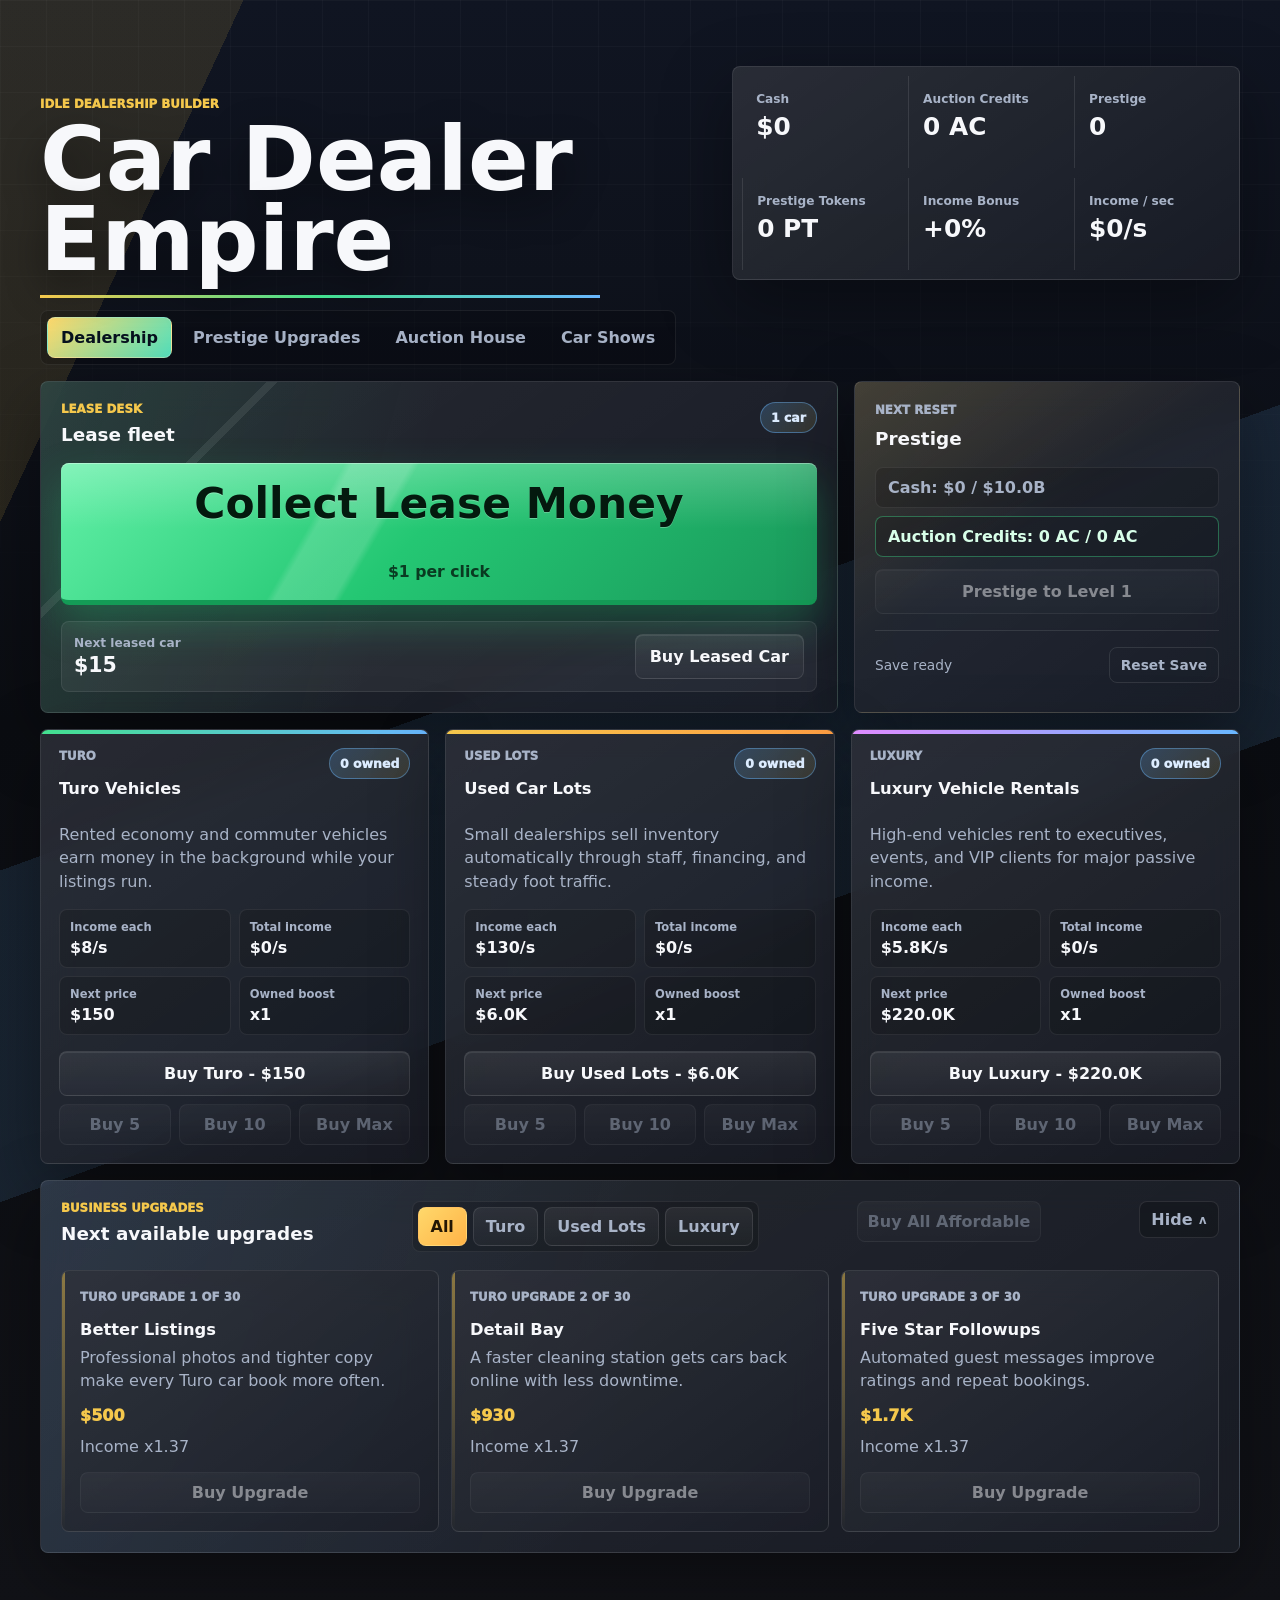
<file: build-a-complete-web-browser-idle/index.html>
<!DOCTYPE html>
<html lang="en">
<head>
  <meta charset="UTF-8">
  <meta name="viewport" content="width=device-width, initial-scale=1.0">
  <title>Car Dealer Empire</title>
  <link rel="stylesheet" href="styles.css">
</head>
<body>
  <main class="app">
    <section class="hero">
      <div>
        <p class="eyebrow">Idle dealership builder</p>
        <h1>Car Dealer Empire</h1>
      </div>
      <div class="hero-stats">
        <div>
          <span>Cash</span>
          <strong id="cash">$0</strong>
        </div>
        <div>
          <span>Auction Credits</span>
          <strong id="auctionCredits">0 AC</strong>
        </div>
        <div>
          <span>Prestige</span>
          <strong id="prestigeLevel">0</strong>
        </div>
        <div>
          <span>Prestige Tokens</span>
          <strong id="prestigeTokens">0 PT</strong>
        </div>
        <div>
          <span>Income Bonus</span>
          <strong id="prestigeBonus">+0%</strong>
        </div>
        <div>
          <span>Income / sec</span>
          <strong id="incomePerSecond">$0/s</strong>
        </div>
      </div>
    </section>

    <section id="offlineNotice" class="notice hidden"></section>

    <nav class="screen-nav" aria-label="Game screens">
      <button class="screen-button active" data-screen="main" type="button">Dealership</button>
      <button class="screen-button" data-screen="prestige" type="button">Prestige Upgrades</button>
      <button class="screen-button" data-screen="auction" type="button">Auction House</button>
      <button class="screen-button" data-screen="carShow" type="button">Car Shows</button>
    </nav>

    <section id="mainScreen" class="game-screen active">
      <section class="dashboard">
        <article class="panel clicker-panel">
          <div class="panel-heading">
            <div>
              <p class="eyebrow">Lease desk</p>
              <h2>Lease fleet</h2>
            </div>
            <span id="carsOwned" class="pill">1 car</span>
          </div>
          <button id="collectButton" class="collect-button" type="button">
            <span>Collect Lease Money</span>
            <small id="clickValue">$1 per click</small>
          </button>
          <div class="action-row">
            <div>
              <span class="label">Next leased car</span>
              <strong id="leasedCarPrice">$15</strong>
            </div>
            <button id="buyLeasedCar" type="button">Buy Leased Car</button>
          </div>
        </article>

        <article class="panel prestige-panel">
          <div class="panel-heading">
            <div>
              <p class="eyebrow">Next reset</p>
              <h2>Prestige</h2>
            </div>
          </div>
          <div class="requirement-list" id="prestigeRequirements"></div>
          <button id="prestigeButton" class="prestige-button" type="button" disabled>Prestige at $10.0B</button>
          <div class="save-row">
            <span id="saveStatus">Save ready</span>
            <button id="resetSave" class="ghost-button" type="button">Reset Save</button>
          </div>
        </article>
      </section>

      <section class="business-grid" id="businessGrid" aria-label="Passive income businesses"></section>

      <section class="panel upgrades-panel">
        <div class="panel-heading">
          <div>
            <p class="eyebrow">Business upgrades</p>
            <h2>Next available upgrades</h2>
          </div>
          <div class="tabs" role="tablist" aria-label="Upgrade filters">
            <button class="tab active" data-tab="all" type="button">All</button>
            <button class="tab" data-tab="turo" type="button">Turo</button>
            <button class="tab" data-tab="lots" type="button">Used Lots</button>
            <button class="tab" data-tab="luxury" type="button">Luxury</button>
            <button class="tab" data-tab="newDealerships" type="button">New Cars</button>
            <button class="tab" data-tab="manufacturerDealerships" type="button">Manufacturer</button>
          </div>
          <button id="buyAllPassiveUpgrades" type="button">Buy All Affordable</button>
          <button id="passiveUpgradesToggle" class="dropdown-toggle" type="button" aria-expanded="true" aria-controls="passiveUpgradesBody">Hide</button>
        </div>
        <div id="passiveUpgradesBody" class="dropdown-body">
          <div id="upgradeGrid" class="upgrade-grid"></div>
        </div>
      </section>
    </section>

    <section id="prestigeScreen" class="game-screen panel prestige-upgrades-panel">
      <div class="panel-heading">
        <div>
          <p class="eyebrow">Permanent progression</p>
          <h2>Prestige upgrades</h2>
        </div>
        <div class="dropdown-actions">
          <span class="pill" id="prestigeTokenPill">0 PT</span>
          <button class="screen-button compact" data-screen="main" type="button">Back</button>
        </div>
      </div>
      <p id="prestigeDescription" class="screen-intro">Permanent upgrades spend Prestige Tokens and stay active through every reset.</p>
      <div id="prestigeUpgradesBody" class="dropdown-body">
        <div id="prestigeUpgradeGrid" class="prestige-upgrade-grid"></div>
      </div>
    </section>

    <section class="game-screen panel auction-panel" id="auctionScreen">
      <div class="panel-heading">
        <div>
          <p class="eyebrow">Prestige 1 operation</p>
          <h2>Auction House</h2>
        </div>
        <div class="dropdown-actions">
          <span class="pill" id="auctionUnlockState">Locked</span>
          <button class="screen-button compact" data-screen="main" type="button">Back</button>
        </div>
      </div>

      <div id="auctionLocked" class="locked-message">
        Own 20 New Car Dealerships to unlock vehicle auctions, parking spaces, appraisals, and flips.
      </div>

      <div id="auctionContent" class="auction-content hidden">
        <div class="auction-toolbar">
          <div class="metric">
            <span>Auction Credits</span>
            <strong id="auctionCreditsPanel">0 AC</strong>
          </div>
          <div class="metric">
            <span>Parking</span>
            <strong id="parkingStatus">0 / 1 used</strong>
          </div>
          <button id="convertCashToCredits" type="button">Convert $1.0T to 1 AC</button>
          <button id="convertCreditsToCash" type="button">Convert 1 AC to $750.0B</button>
          <button id="buyParking" type="button">Buy Parking</button>
        </div>

        <div class="auction-tabs" role="tablist" aria-label="Auction views">
          <button class="auction-tab active" data-auction-tab="auction" type="button">Active Auction</button>
          <button class="auction-tab" data-auction-tab="vehicles" type="button">Owned Vehicles</button>
        </div>

        <div id="activeAuctionView" class="auction-view"></div>
        <div id="ownedVehiclesView" class="auction-view hidden"></div>
      </div>
    </section>

    <section class="game-screen panel car-show-panel" id="carShowScreen">
      <div class="panel-heading">
        <div>
          <p class="eyebrow">Prestige 2 feature</p>
          <h2>Car Shows</h2>
        </div>
        <div class="dropdown-actions">
          <span class="pill" id="carShowUnlockState">Locked</span>
          <button class="screen-button compact" data-screen="main" type="button">Back</button>
        </div>
      </div>
      <div id="carShowLocked" class="locked-message">Reach Prestige 2 and build enough cash to unlock high-end show competitions.</div>
      <div id="carShowContent" class="car-show-content hidden">
        <div class="car-show-summary">
          <div class="metric"><span>Entry fee</span><strong>$5.0T</strong></div>
          <div class="metric"><span>1st place</span><strong>$25.0T</strong></div>
          <div class="metric"><span>2nd place</span><strong>$10.0T</strong></div>
          <div class="metric"><span>3rd place</span><strong>$5.0T</strong></div>
        </div>
        <div id="carShowGarage"></div>
        <div id="carShowEntries"></div>
      </div>
    </section>
  </main>

  <script src="script.js"></script>
</body>
</html>
</file>
<file: build-a-complete-web-browser-idle/styles.css>
:root {
  --bg: #0b0d12;
  --surface: rgba(20, 24, 34, 0.82);
  --surface-strong: rgba(28, 34, 48, 0.94);
  --surface-soft: rgba(255, 255, 255, 0.055);
  --line: rgba(255, 255, 255, 0.1);
  --line-strong: rgba(255, 255, 255, 0.18);
  --text: #f7f8fb;
  --muted: #a8b3c7;
  --green: #43e08f;
  --green-dark: #149b56;
  --gold: #f5c84c;
  --amber: #ff9f43;
  --red: #ff6464;
  --blue: #69b7ff;
  --ink: #07111f;
  --shadow: 0 24px 70px rgba(0, 0, 0, 0.35);
}

* {
  box-sizing: border-box;
}

html {
  min-height: 100%;
}

body {
  margin: 0;
  min-height: 100vh;
  background:
    linear-gradient(115deg, rgba(245, 200, 76, 0.12) 0 12%, transparent 12% 100%),
    linear-gradient(160deg, transparent 0 42%, rgba(105, 183, 255, 0.12) 42% 58%, transparent 58% 100%),
    linear-gradient(180deg, #101522 0%, #0b0d12 45%, #111217 100%);
  color: var(--text);
  font-family: Inter, ui-sans-serif, system-ui, -apple-system, BlinkMacSystemFont, "Segoe UI", sans-serif;
  overflow-x: hidden;
}

body::before {
  background-image:
    linear-gradient(rgba(255, 255, 255, 0.04) 1px, transparent 1px),
    linear-gradient(90deg, rgba(255, 255, 255, 0.035) 1px, transparent 1px);
  background-size: 46px 46px;
  content: "";
  inset: 0;
  mask-image: linear-gradient(to bottom, rgba(0, 0, 0, 0.76), transparent 78%);
  pointer-events: none;
  position: fixed;
  z-index: -1;
}

button {
  border: 0;
  border-radius: 8px;
  color: var(--text);
  cursor: pointer;
  font: inherit;
  font-weight: 850;
  letter-spacing: 0;
  transition: transform 160ms ease, background 160ms ease, opacity 160ms ease, border-color 160ms ease, box-shadow 160ms ease;
}

button:hover:not(:disabled) {
  transform: translateY(-2px);
}

.auction-panel button:hover:not(:disabled) {
  transform: none;
}

button:active:not(:disabled) {
  transform: translateY(1px) scale(0.99);
}

button:disabled {
  cursor: not-allowed;
  opacity: 0.48;
}

.app {
  margin: 0 auto;
  padding: 24px 0 54px;
  width: min(1200px, calc(100% - 28px));
}

.hero {
  align-items: end;
  display: grid;
  gap: 24px;
  grid-template-columns: minmax(0, 1fr) minmax(420px, 0.76fr);
  min-height: 230px;
  padding: 42px 0 30px;
  position: relative;
}

.hero::after {
  background: linear-gradient(90deg, var(--gold), var(--green), var(--blue));
  bottom: 12px;
  content: "";
  height: 3px;
  left: 0;
  position: absolute;
  width: min(560px, 72vw);
}

.eyebrow {
  color: var(--gold);
  font-size: 0.74rem;
  font-weight: 950;
  letter-spacing: 0;
  margin: 0 0 8px;
  text-transform: uppercase;
}

h1,
h2,
h3,
p {
  margin-top: 0;
}

h1 {
  font-size: clamp(2.8rem, 7vw, 6.2rem);
  line-height: 0.9;
  margin-bottom: 0;
  max-width: 680px;
  text-shadow: 0 16px 42px rgba(0, 0, 0, 0.48);
}

h2 {
  font-size: 1.15rem;
  margin-bottom: 0;
}

h3 {
  font-size: 1.02rem;
  margin-bottom: 7px;
}

.hero-stats {
  display: grid;
  gap: 10px;
  grid-template-columns: repeat(3, minmax(0, 1fr));
  padding: 10px;
  position: relative;
}

.hero-stats::before,
.panel,
.business-card,
.upgrade-card {
  backdrop-filter: blur(18px);
  background:
    linear-gradient(145deg, rgba(255, 255, 255, 0.095), rgba(255, 255, 255, 0.025)),
    var(--surface);
  border: 1px solid var(--line);
  box-shadow: var(--shadow);
}

.hero-stats::before {
  border-radius: 8px;
  content: "";
  inset: 0;
  position: absolute;
}

.hero-stats div {
  border-left: 1px solid rgba(255, 255, 255, 0.1);
  min-height: 92px;
  padding: 16px 14px;
  position: relative;
}

.hero-stats div:first-child {
  border-left: 0;
}

.hero-stats span,
.label {
  color: var(--muted);
  display: block;
  font-size: 0.76rem;
  font-weight: 850;
}

.hero-stats strong {
  display: block;
  font-size: clamp(1.12rem, 2vw, 1.55rem);
  margin-top: 6px;
  overflow-wrap: anywhere;
}

.notice {
  background: linear-gradient(90deg, rgba(67, 224, 143, 0.16), rgba(105, 183, 255, 0.1));
  border: 1px solid rgba(67, 224, 143, 0.38);
  border-radius: 8px;
  color: #dcffe9;
  font-weight: 850;
  margin-bottom: 16px;
  padding: 13px 16px;
}

.hidden {
  display: none;
}

.screen-nav {
  background: rgba(0, 0, 0, 0.18);
  border: 1px solid rgba(255, 255, 255, 0.075);
  border-radius: 8px;
  display: flex;
  flex-wrap: wrap;
  gap: 7px;
  margin-bottom: 16px;
  padding: 6px;
  width: fit-content;
}

.screen-button {
  background: transparent;
  border: 1px solid transparent;
  color: var(--muted);
  padding: 10px 13px;
}

.screen-button.active {
  background: linear-gradient(135deg, #ffd86b, #54e1bd);
  border-color: rgba(255, 255, 255, 0.24);
  color: var(--ink);
}

.screen-button.compact {
  background: rgba(0, 0, 0, 0.2);
  border-color: var(--line);
  color: var(--muted);
  padding: 8px 11px;
}

.screen-button.compact.active {
  color: var(--ink);
}

.game-screen {
  display: none;
}

.game-screen.active {
  display: block;
}

.dashboard {
  display: grid;
  gap: 16px;
  grid-template-columns: minmax(0, 1.55fr) minmax(300px, 0.75fr);
}

.panel {
  border-radius: 8px;
  padding: 20px;
  position: relative;
}

.clicker-panel {
  background:
    linear-gradient(105deg, rgba(67, 224, 143, 0.12), transparent 46%),
    linear-gradient(145deg, rgba(255, 255, 255, 0.085), rgba(255, 255, 255, 0.025)),
    var(--surface);
  overflow: hidden;
}

.clicker-panel::after {
  background: linear-gradient(135deg, transparent 0 20%, rgba(255, 255, 255, 0.08) 20% 21%, transparent 21% 100%);
  content: "";
  inset: 0;
  pointer-events: none;
  position: absolute;
}

.panel-heading {
  align-items: start;
  display: flex;
  gap: 16px;
  justify-content: space-between;
  margin-bottom: 18px;
  position: relative;
  z-index: 1;
}

.pill {
  background: linear-gradient(135deg, rgba(105, 183, 255, 0.22), rgba(245, 200, 76, 0.12));
  border: 1px solid rgba(105, 183, 255, 0.42);
  border-radius: 999px;
  color: #dcecff;
  font-size: 0.78rem;
  font-weight: 950;
  padding: 7px 10px;
  white-space: nowrap;
}

.collect-button {
  background:
    linear-gradient(180deg, rgba(255, 255, 255, 0.22), transparent 48%),
    linear-gradient(135deg, #62f0a7, #24c773 48%, #1a985b);
  border-bottom: 5px solid var(--green-dark);
  box-shadow: 0 18px 42px rgba(36, 199, 115, 0.31), inset 0 1px 0 rgba(255, 255, 255, 0.35);
  display: grid;
  min-height: 142px;
  overflow: hidden;
  place-items: center;
  position: relative;
  text-align: center;
  width: 100%;
  z-index: 1;
}

.collect-button::before {
  background: linear-gradient(120deg, transparent 0 34%, rgba(255, 255, 255, 0.22) 35% 42%, transparent 43% 100%);
  content: "";
  inset: 0;
  opacity: 0.68;
  position: absolute;
}

.collect-button span,
.collect-button small {
  position: relative;
}

.collect-button span {
  color: #04190e;
  font-size: clamp(1.45rem, 4vw, 2.65rem);
  line-height: 1.02;
  text-shadow: 0 1px 0 rgba(255, 255, 255, 0.28);
}

.collect-button small {
  color: rgba(4, 25, 14, 0.8);
  font-size: 0.98rem;
}

.action-row,
.save-row {
  align-items: center;
  display: flex;
  gap: 14px;
  justify-content: space-between;
  margin-top: 16px;
  position: relative;
  z-index: 1;
}

.action-row {
  background: rgba(255, 255, 255, 0.055);
  border: 1px solid rgba(255, 255, 255, 0.08);
  border-radius: 8px;
  padding: 12px;
}

.action-row strong {
  display: block;
  font-size: 1.28rem;
  margin-top: 3px;
}

.action-row button,
.buy-business,
.prestige-button,
.tab {
  background: linear-gradient(180deg, rgba(255, 255, 255, 0.075), rgba(255, 255, 255, 0.03));
  border: 1px solid var(--line);
  box-shadow: inset 0 1px 0 rgba(255, 255, 255, 0.08);
  padding: 12px 14px;
}

.action-row button.affordable,
.buy-business.affordable,
.upgrade-card.affordable .buy-upgrade {
  background: linear-gradient(135deg, #7bc4ff, #54e1bd);
  border-color: rgba(255, 255, 255, 0.34);
  box-shadow: 0 12px 28px rgba(84, 225, 189, 0.18);
  color: var(--ink);
}

.prestige-panel {
  background:
    linear-gradient(145deg, rgba(245, 200, 76, 0.14), transparent 44%),
    linear-gradient(145deg, rgba(255, 255, 255, 0.085), rgba(255, 255, 255, 0.025)),
    var(--surface);
}

.prestige-panel p {
  color: var(--muted);
  line-height: 1.5;
}

.prestige-button {
  width: 100%;
}

.prestige-button.ready {
  background: linear-gradient(135deg, #ffd86b, #ffae42);
  box-shadow: 0 14px 30px rgba(255, 174, 66, 0.22);
  color: #261704;
}

.save-row {
  border-top: 1px solid var(--line);
  color: var(--muted);
  font-size: 0.86rem;
  padding-top: 16px;
}

.ghost-button {
  background: transparent;
  border: 1px solid var(--line);
  color: var(--muted);
  padding: 9px 11px;
}

.ghost-button:hover {
  border-color: var(--line-strong);
  color: var(--text);
}

.business-grid {
  display: grid;
  gap: 16px;
  grid-template-columns: repeat(3, minmax(0, 1fr));
  margin: 16px 0;
}

.business-card,
.upgrade-card {
  border-radius: 8px;
  padding: 18px;
  position: relative;
}

.business-card {
  overflow: hidden;
}

.business-card::before {
  content: "";
  height: 4px;
  left: 0;
  position: absolute;
  right: 0;
  top: 0;
}

.business-card:nth-child(1)::before {
  background: linear-gradient(90deg, var(--green), var(--blue));
}

.business-card:nth-child(2)::before {
  background: linear-gradient(90deg, var(--gold), var(--amber));
}

.business-card:nth-child(3)::before {
  background: linear-gradient(90deg, #df8cff, var(--blue));
}

.business-card:nth-child(4)::before {
  background: linear-gradient(90deg, #ff7b7b, var(--gold));
}

.business-card p,
.upgrade-card p {
  color: var(--muted);
  line-height: 1.45;
  margin-bottom: 14px;
}

.metric-grid {
  display: grid;
  gap: 8px;
  grid-template-columns: repeat(2, 1fr);
  margin: 16px 0;
}

.metric {
  background: rgba(0, 0, 0, 0.16);
  border: 1px solid rgba(255, 255, 255, 0.075);
  border-radius: 8px;
  padding: 10px;
}

.metric span {
  color: var(--muted);
  display: block;
  font-size: 0.72rem;
  font-weight: 850;
}

.metric strong {
  display: block;
  margin-top: 4px;
  overflow-wrap: anywhere;
}

.buy-business,
.buy-upgrade {
  width: 100%;
}

.bulk-row {
  display: grid;
  gap: 8px;
  grid-template-columns: repeat(3, minmax(0, 1fr));
  margin-top: 8px;
}

.bulk-row button,
#buyAllPassiveUpgrades {
  background: linear-gradient(180deg, rgba(255, 255, 255, 0.075), rgba(255, 255, 255, 0.03));
  border: 1px solid var(--line);
  color: var(--muted);
  padding: 10px;
}

.bulk-row button.affordable,
#buyAllPassiveUpgrades:not(:disabled) {
  background: linear-gradient(135deg, #7bc4ff, #54e1bd);
  color: var(--ink);
}

.upgrades-panel {
  background:
    linear-gradient(105deg, rgba(105, 183, 255, 0.1), transparent 50%),
    linear-gradient(145deg, rgba(255, 255, 255, 0.085), rgba(255, 255, 255, 0.025)),
    var(--surface);
  margin-top: 16px;
}

.tabs {
  background: rgba(0, 0, 0, 0.18);
  border: 1px solid rgba(255, 255, 255, 0.075);
  border-radius: 8px;
  display: flex;
  flex-wrap: wrap;
  gap: 6px;
  justify-content: flex-end;
  padding: 5px;
}

.dropdown-actions {
  align-items: center;
  display: flex;
  gap: 8px;
}

.dropdown-toggle {
  background: rgba(0, 0, 0, 0.2);
  border: 1px solid var(--line);
  color: var(--muted);
  min-width: 72px;
  padding: 8px 11px;
}

.dropdown-toggle::after {
  content: "v";
  display: inline-block;
  font-size: 0.72rem;
  margin-left: 7px;
  transform: rotate(180deg);
  transition: transform 160ms ease;
}

.dropdown-toggle[aria-expanded="false"]::after {
  transform: rotate(0deg);
}

.dropdown-body {
  display: grid;
  grid-template-rows: 1fr;
  opacity: 1;
  overflow: hidden;
  transition: grid-template-rows 180ms ease, opacity 160ms ease, margin 180ms ease;
}

.dropdown-body > * {
  min-height: 0;
}

.dropdown-body.collapsed {
  grid-template-rows: 0fr;
  margin-top: -8px;
  opacity: 0;
  pointer-events: none;
}

.tab {
  box-shadow: none;
  color: var(--muted);
  padding: 9px 12px;
}

.tab.active {
  background: linear-gradient(135deg, #ffd86b, #ffb347);
  color: #231604;
}

.upgrade-grid {
  display: grid;
  gap: 12px;
  grid-template-columns: repeat(3, minmax(0, 1fr));
}

.upgrade-card {
  box-shadow: none;
  display: grid;
  min-height: 218px;
  overflow: hidden;
}

.upgrade-card::before {
  background: linear-gradient(180deg, var(--gold), transparent);
  content: "";
  height: 100%;
  left: 0;
  opacity: 0.48;
  position: absolute;
  top: 0;
  width: 3px;
}

.upgrade-card.purchased {
  background: rgba(67, 224, 143, 0.1);
  border-color: rgba(67, 224, 143, 0.38);
}

.upgrade-meta {
  align-self: end;
}

.upgrade-cost {
  color: var(--gold);
  display: block;
  font-weight: 950;
  margin-bottom: 10px;
}

.buy-upgrade {
  background: linear-gradient(180deg, rgba(255, 255, 255, 0.075), rgba(255, 255, 255, 0.03));
  border: 1px solid var(--line);
  padding: 10px;
}

.requirement-list {
  display: grid;
  gap: 8px;
  margin: 12px 0;
}

.requirement-list div,
.locked-message,
.parking-line {
  background: rgba(0, 0, 0, 0.16);
  border: 1px solid rgba(255, 255, 255, 0.08);
  border-radius: 8px;
  color: var(--muted);
  font-weight: 850;
  padding: 10px 12px;
}

.requirement-list .met {
  border-color: rgba(67, 224, 143, 0.4);
  color: #d8ffe9;
}

.prestige-upgrades-panel,
.auction-panel {
  margin-top: 0;
}

.prestige-upgrade-grid {
  display: grid;
  gap: 12px;
  grid-template-columns: repeat(5, minmax(0, 1fr));
}

.prestige-upgrade,
.auction-card,
.vehicle-card {
  backdrop-filter: blur(18px);
  background:
    linear-gradient(145deg, rgba(255, 255, 255, 0.08), rgba(255, 255, 255, 0.025)),
    rgba(18, 22, 32, 0.82);
  border: 1px solid var(--line);
  border-radius: 8px;
  display: grid;
  gap: 12px;
  padding: 15px;
}

.prestige-upgrade {
  min-height: 232px;
}

.prestige-upgrade p,
.auction-card p,
.vehicle-card p {
  color: var(--muted);
  line-height: 1.45;
  margin-bottom: 10px;
}

.prestige-upgrade.purchased {
  background: rgba(67, 224, 143, 0.1);
  border-color: rgba(67, 224, 143, 0.35);
}

.prestige-upgrade.affordable .buy-prestige-upgrade,
.auction-actions button:not(.ghost-button):not(:disabled),
.vehicle-actions button:not(:disabled),
.auction-toolbar button:not(:disabled) {
  background: linear-gradient(135deg, #ffd86b, #54e1bd);
  border-color: rgba(255, 255, 255, 0.28);
  color: var(--ink);
}

.buy-prestige-upgrade {
  background: linear-gradient(180deg, rgba(255, 255, 255, 0.075), rgba(255, 255, 255, 0.03));
  border: 1px solid var(--line);
  padding: 10px;
  width: 100%;
}

.auction-panel,
.car-show-panel {
  background:
    linear-gradient(105deg, rgba(255, 159, 67, 0.12), transparent 50%),
    linear-gradient(145deg, rgba(255, 255, 255, 0.085), rgba(255, 255, 255, 0.025)),
    var(--surface);
}

.auction-content {
  display: grid;
  gap: 14px;
}

.auction-toolbar {
  align-items: stretch;
  display: grid;
  gap: 10px;
  grid-template-columns: repeat(5, minmax(0, 1fr));
}

.auction-toolbar button,
.auction-actions button,
.vehicle-actions button {
  background: linear-gradient(180deg, rgba(255, 255, 255, 0.075), rgba(255, 255, 255, 0.03));
  border: 1px solid var(--line);
  padding: 11px;
}

.auction-tabs {
  background: rgba(0, 0, 0, 0.18);
  border: 1px solid rgba(255, 255, 255, 0.075);
  border-radius: 8px;
  display: inline-flex;
  gap: 6px;
  padding: 5px;
  width: fit-content;
}

.auction-tab {
  background: transparent;
  color: var(--muted);
  padding: 9px 12px;
}

.auction-tab.active {
  background: linear-gradient(135deg, #ffd86b, #ffb347);
  color: #231604;
}

.auction-card {
  background:
    linear-gradient(120deg, rgba(105, 183, 255, 0.12), transparent 48%),
    rgba(18, 22, 32, 0.86);
}

.auction-metrics {
  grid-template-columns: repeat(3, minmax(0, 1fr));
}

.auction-actions {
  display: grid;
  gap: 10px;
  grid-template-columns: repeat(2, minmax(0, 1fr));
}

.vehicle-grid {
  display: grid;
  gap: 12px;
  grid-template-columns: repeat(2, minmax(0, 1fr));
  margin-top: 12px;
}

.car-show-content {
  display: grid;
  gap: 16px;
}

.car-show-summary {
  display: grid;
  gap: 10px;
  grid-template-columns: repeat(4, minmax(0, 1fr));
}

.vehicle-card {
  min-height: 220px;
}

.player-entry {
  border-color: rgba(67, 224, 143, 0.42);
}

.vehicle-actions {
  align-self: end;
  display: grid;
  gap: 8px;
  grid-template-columns: repeat(2, minmax(0, 1fr));
}

.part-grid {
  display: grid;
  gap: 8px;
  grid-template-columns: repeat(2, minmax(0, 1fr));
}

.part-grid button,
.vehicle-card > button,
#judgeCarShow {
  background: linear-gradient(180deg, rgba(255, 255, 255, 0.075), rgba(255, 255, 255, 0.03));
  border: 1px solid var(--line);
  padding: 10px;
}

.parts-line {
  color: #dcecff;
  font-weight: 850;
}

.sale-notice {
  margin-bottom: 12px;
}

.hidden {
  display: none !important;
}

@media (max-width: 980px) {
  .hero,
  .dashboard,
  .business-grid {
    grid-template-columns: 1fr;
  }

  .hero {
    min-height: 0;
  }

  .hero-stats,
  .upgrade-grid,
  .prestige-upgrade-grid,
  .auction-toolbar,
  .auction-metrics,
  .vehicle-grid,
  .car-show-summary {
    grid-template-columns: repeat(2, minmax(0, 1fr));
  }
}

@media (max-width: 620px) {
  .app {
    padding-top: 10px;
    width: min(100% - 18px, 1200px);
  }

  .hero {
    padding-top: 24px;
  }

  .screen-nav {
    width: 100%;
  }

  .screen-button {
    flex: 1;
  }

  .hero::after {
    width: 100%;
  }

  .hero-stats,
  .upgrade-grid,
  .metric-grid,
  .bulk-row,
  .prestige-upgrade-grid,
  .auction-toolbar,
  .auction-metrics,
  .auction-actions,
  .vehicle-grid,
  .vehicle-actions,
  .part-grid,
  .car-show-summary {
    grid-template-columns: 1fr;
  }

  .hero-stats div {
    border-left: 0;
    border-top: 1px solid rgba(255, 255, 255, 0.1);
    min-height: 74px;
  }

  .hero-stats div:first-child {
    border-top: 0;
  }

  .panel,
  .business-card,
  .upgrade-card {
    padding: 15px;
  }

  .panel-heading,
  .action-row,
  .save-row {
    align-items: stretch;
    flex-direction: column;
  }

  .tabs {
    justify-content: stretch;
  }

  .tab {
    flex: 1;
  }

  .dropdown-actions {
    align-items: stretch;
    flex-direction: column;
  }

  .dropdown-toggle {
    width: 100%;
  }
}
</file>
